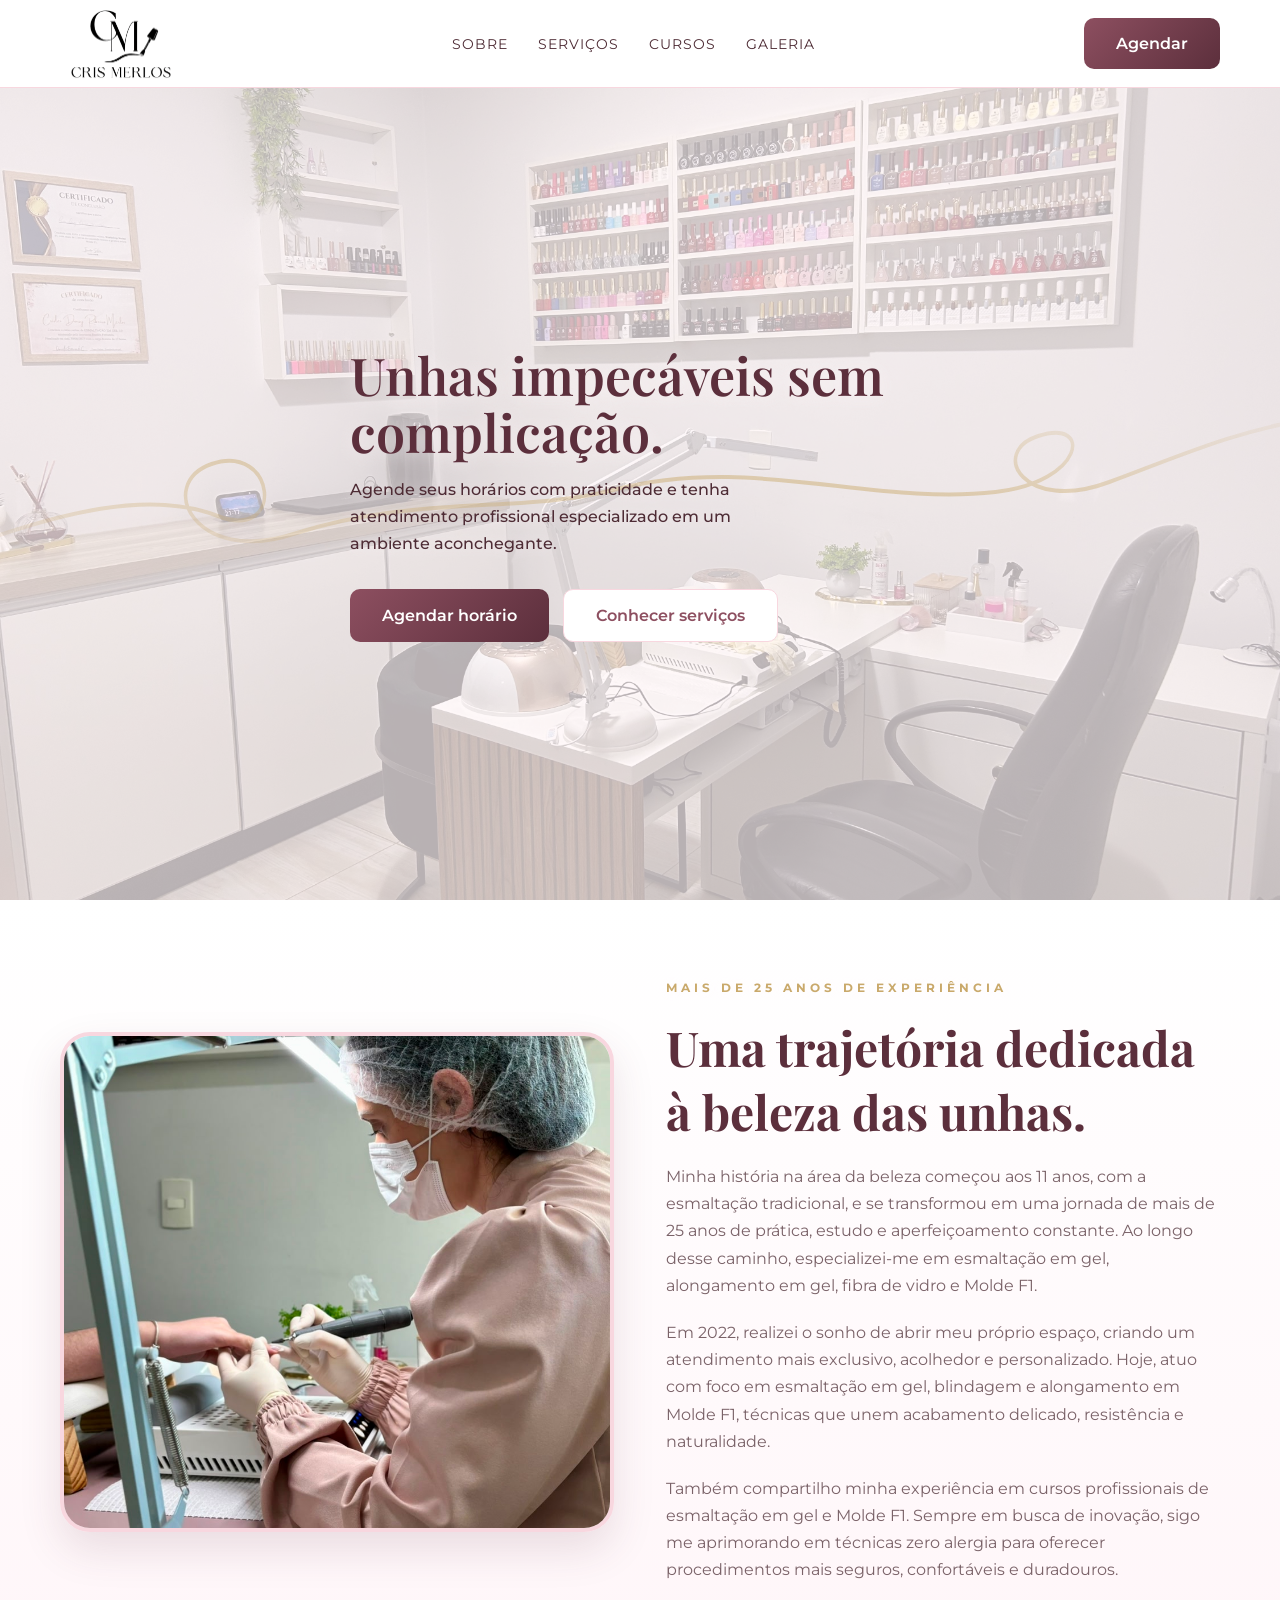
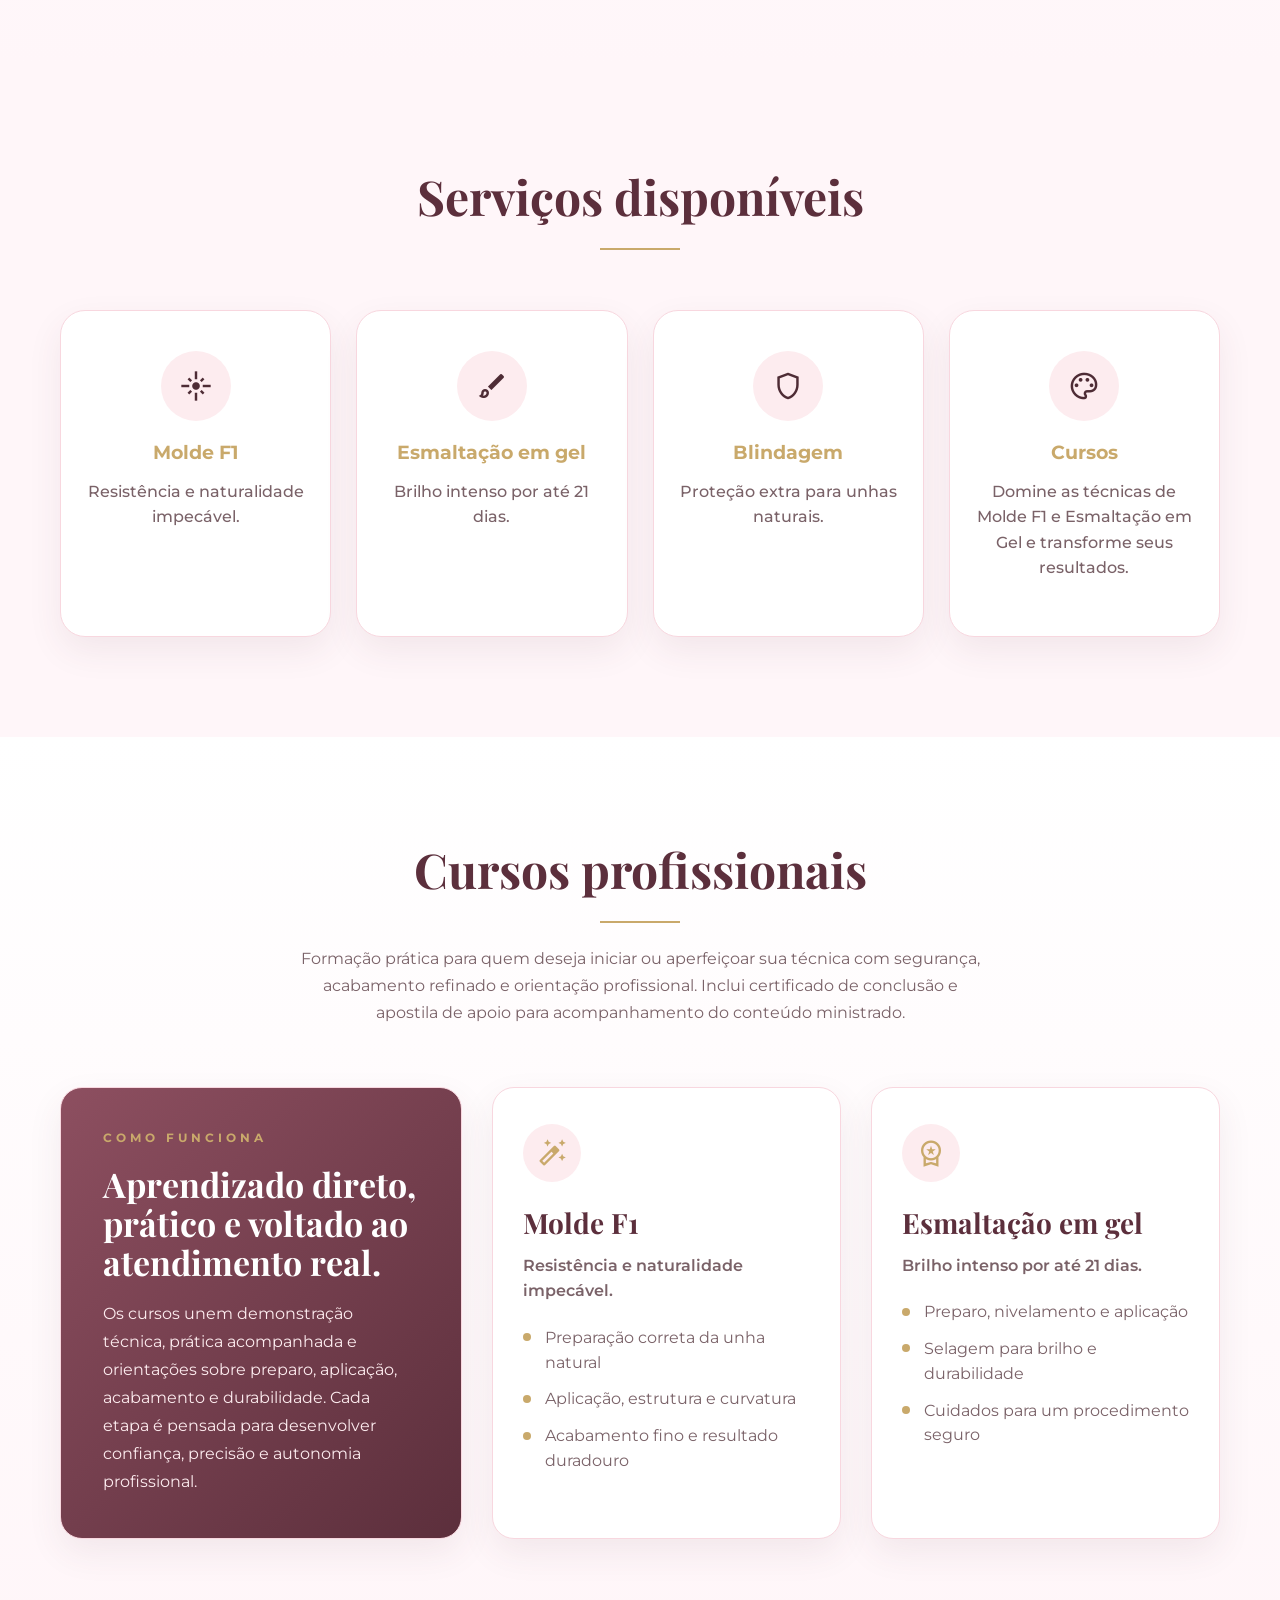
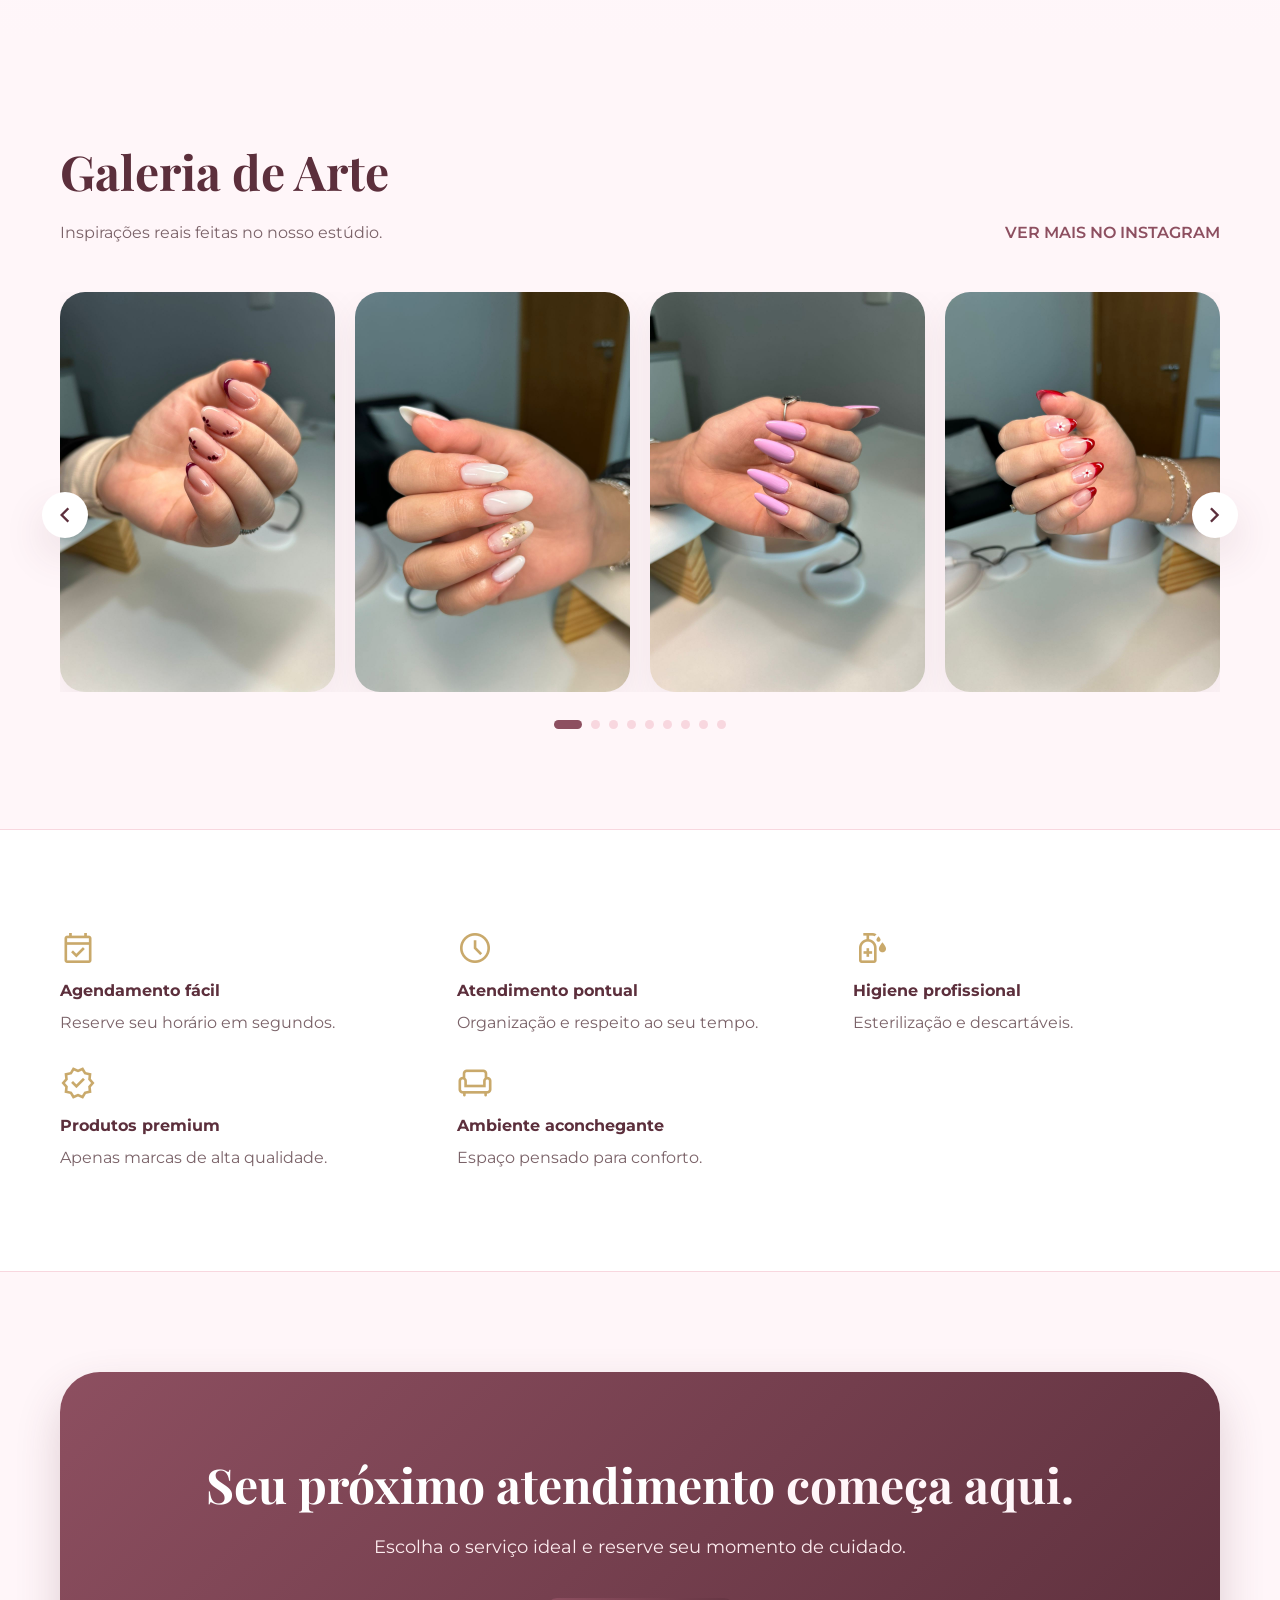
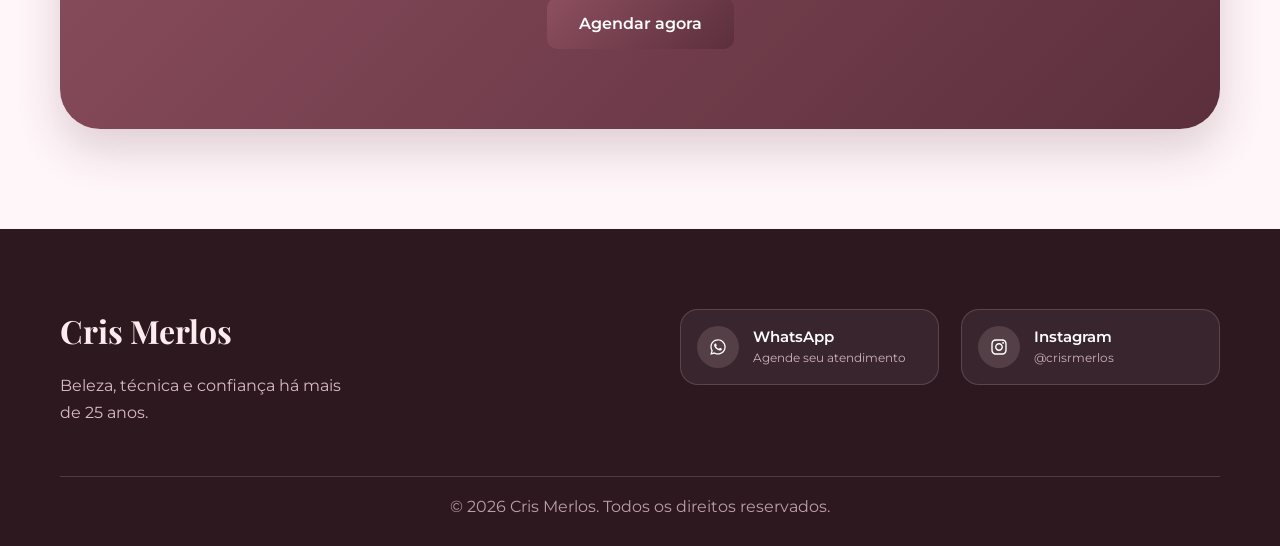
<file: index.html>
<!DOCTYPE html>
<html lang="pt-BR">

<head>
    <meta charset="UTF-8">
    <meta name="viewport" content="width=device-width, initial-scale=1.0">
    <title>Cris Merlos - Nail Designer</title>
    <link rel="icon" type="image/png" sizes="512x512" href="imagens/favicon-512.png">
    <link rel="apple-touch-icon" sizes="180x180" href="imagens/apple-touch-icon.png">

    <link rel="stylesheet" href="style.css">

    <link
        href="https://fonts.googleapis.com/css2?family=Playfair+Display:wght@500;600;700&family=Montserrat:wght@400;500;600&display=swap"
        rel="stylesheet">

    <link href="https://fonts.googleapis.com/css2?family=Material+Symbols+Outlined" rel="stylesheet">
</head>

<body>

    <header class="cabecalho">
        <div class="container cabecalho-conteudo">

            <div class="logo">
                <img src="imagens/logo-cris-merlos.png" alt="Cris Merlos Nail Designer">
            </div>

            <nav class="menu">
                <a href="#sobre">Sobre</a>
                <a href="#servicos">Serviços</a>
                <a href="#cursos">Cursos</a>
                <a href="#galeria">Galeria</a>
            </nav>

            <button class="menu-toggle" type="button" aria-label="Abrir menu" aria-expanded="false">
                <span class="material-symbols-outlined">menu</span>
            </button>

            <a href="https://wa.me/5544988468608?text=Olá%2C%20gostaria%20de%20agendar%20um%20horário%20para%20fazer%20as%20unhas.%20Poderia%20me%20informar%20os%20horários%20disponíveis%3F" target="_blank" class="botao botao-primario">
                Agendar
            </a>

        </div>
    </header>

    <main>

        <section class="hero">
            <img class="hero-imagem" src="imagens/hero.jpg" alt="Imagem principal">

            <svg class="hero-traco" viewBox="0 0 1440 260" preserveAspectRatio="none" aria-hidden="true" focusable="false">
                <defs>
                    <linearGradient id="hero-traco-gradiente" x1="0%" y1="100%" x2="100%" y2="0%">
                        <stop offset="0%" stop-color="var(--cor-terciaria)" stop-opacity="0" />
                        <stop offset="18%" stop-color="var(--cor-terciaria)" stop-opacity="0.45" />
                        <stop offset="55%" stop-color="var(--cor-terciaria)" stop-opacity="0.85" />
                        <stop offset="100%" stop-color="var(--cor-terciaria)" stop-opacity="0.12" />
                    </linearGradient>
                </defs>
                <path class="hero-traco-linha" pathLength="1" d="M-60 190 C 70 146, 170 126, 245 152 C 322 178, 310 78, 238 100 C 174 120, 220 202, 330 170 C 470 130, 585 150, 690 126 C 845 90, 980 142, 1120 128 C 1220 118, 1230 54, 1168 72 C 1112 88, 1152 150, 1248 118 C 1322 94, 1390 66, 1480 54" />
            </svg>

            <div class="container hero-conteudo">

                <h1 class="hero-titulo">
                    Unhas impecáveis sem <span>complicação. </span>
                </h1>

                <p class="hero-descricao">
                    Agende seus horários com praticidade e tenha atendimento profissional especializado em um ambiente
                    aconchegante.
                </p>

                <div class="hero-botoes">
                    <a href="https://wa.me/5544988468608?text=Olá%2C%20gostaria%20de%20agendar%20um%20horário%20para%20fazer%20as%20unhas.%20Poderia%20me%20informar%20os%20horários%20disponíveis%3F" target="_blank" class="botao botao-primario">
                        Agendar horário
                    </a>

                    <a href="#servicos" class="botao botao-secundario">
                        Conhecer serviços
                    </a>
                </div>

            </div>
        </section>

        <section class="secao secao-sobre" id="sobre">
            <div class="container grid-sobre">

                <div class="sobre-imagem">
                    <img src="imagens/sobre.jpg" alt="Imagem sobre">
                </div>

                <div class="sobre-texto">
                    <span class="subtitulo">
                        MAIS DE 25 ANOS DE EXPERIÊNCIA
                    </span>

                    <h2>
                        Uma trajetória dedicada à beleza das unhas.
                    </h2>

                    <p>
                        Minha história na área da beleza começou aos 11 anos, com a esmaltação tradicional, e se
                        transformou em uma jornada de mais de 25 anos de prática, estudo e aperfeiçoamento constante.
                        Ao longo desse caminho, especializei-me em esmaltação em gel, alongamento em gel, fibra de
                        vidro e Molde F1.
                    </p>

                    <p>
                        Em 2022, realizei o sonho de abrir meu próprio espaço, criando um atendimento mais exclusivo,
                        acolhedor e personalizado. Hoje, atuo com foco em esmaltação em gel, blindagem e alongamento em
                        Molde F1, técnicas que unem acabamento delicado, resistência e naturalidade.
                    </p>

                    <p>
                        Também compartilho minha experiência em cursos profissionais de esmaltação em gel e Molde F1.
                        Sempre em busca de inovação, sigo me aprimorando em técnicas zero alergia para oferecer
                        procedimentos mais seguros, confortáveis e duradouros.
                    </p>
                </div>

            </div>
        </section>

        <section class="secao" id="servicos">
            <div class="container">

                <div class="titulo-secao">
                    <h2>Serviços <span>disponíveis</span></h2>
                    <div class="linha"></div>
                </div>

                <div class="grid-servicos">

                    <div class="card-servico">
                        <div class="icone-servico">
                            <span class="material-symbols-outlined">flare</span>
                        </div>

                        <h3>Molde F1</h3>
                        <p>Resistência e naturalidade impecável.</p>
                    </div>

                    <div class="card-servico">
                        <div class="icone-servico">
                            <span class="material-symbols-outlined">brush</span>
                        </div>

                        <h3>Esmaltação em gel</h3>
                        <p>Brilho intenso por até 21 dias.</p>

                    </div>

                    
                        <div class="card-servico">
                            <div class="icone-servico">
                                <span class="material-symbols-outlined">shield</span>
                            </div>
                            
                            <h3>Blindagem</h3>
                            <p>Proteção extra para unhas naturais.</p>
                        </div>

                        <div class="card-servico">
                            <div class="icone-servico">
                                <span class="material-symbols-outlined">palette</span>
                            </div>
    
                            <h3>Cursos</h3>
                            <p>Domine as técnicas de Molde F1 e Esmaltação em Gel e transforme seus resultados.</p>
    
                        </div>
                        
                </div>
            </div>
        </section>

        <section class="secao secao-cursos" id="cursos">
            <div class="container">

                <div class="titulo-secao">
                    <h2>Cursos <span>profissionais</span></h2>
                    <div class="linha"></div>
                    <p class="descricao-secao">
                        Formação prática para quem deseja iniciar ou aperfeiçoar sua técnica com segurança, acabamento refinado e orientação profissional. Inclui certificado de conclusão e apostila de apoio para acompanhamento do conteúdo ministrado.

                    </p>
                </div>

                <div class="grid-cursos">

                    <div class="curso-intro">
                        <span class="subtitulo">COMO FUNCIONA</span>
                        <h3>Aprendizado direto, prático e voltado ao atendimento real.</h3>
                        <p>
                            Os cursos unem demonstração técnica, prática acompanhada e orientações sobre preparo,
                            aplicação, acabamento e durabilidade. Cada etapa é pensada para desenvolver confiança,
                            precisão e autonomia profissional.
                        </p>
                    </div>

                    <div class="curso-card">
                        <div class="curso-icone">
                            <span class="material-symbols-outlined">auto_fix_high</span>
                        </div>
                        <h3>Molde F1</h3>
                        <p>Resistência e naturalidade impecável.</p>
                        <ul>
                            <li>Preparação correta da unha natural</li>
                            <li>Aplicação, estrutura e curvatura</li>
                            <li>Acabamento fino e resultado duradouro</li>
                        </ul>
                    </div>

                    <div class="curso-card">
                        <div class="curso-icone">
                            <span class="material-symbols-outlined">workspace_premium</span>
                        </div>
                        <h3>Esmaltação em gel</h3>
                        <p>Brilho intenso por até 21 dias.</p>
                        <ul>
                            <li>Preparo, nivelamento e aplicação</li>
                            <li>Selagem para brilho e durabilidade</li>
                            <li>Cuidados para um procedimento seguro</li>
                        </ul>
                    </div>

                </div>
            </div>
        </section>

        <section class="secao" id="galeria">
            <div class="container">

                <div class="topo-galeria">
                    <div>
                        <h2>Galeria de <span>Arte</span></h2>
                        <p>Inspirações reais feitas no nosso estúdio.</p>
                    </div>

                    <a href="https://www.instagram.com/crisrmerlos/" target="_blank" class="botao-link">
                        VER MAIS NO INSTAGRAM
                    </a>
                </div>

                <div class="carrossel-galeria" aria-label="Galeria de trabalhos">
                    <button class="carrossel-botao carrossel-anterior" type="button" aria-label="Imagem anterior">
                        <span class="material-symbols-outlined">chevron_left</span>
                    </button>

                    <div class="carrossel-viewport">
                        <div class="carrossel-trilho">
                            <div class="carrossel-slide">
                                <img src="imagens/galeria1.jpg" alt="Trabalho de nail design 1">
                            </div>
                            <div class="carrossel-slide">
                                <img src="imagens/galeria2.jpg" alt="Trabalho de nail design 2">
                            </div>
                            <div class="carrossel-slide">
                                <img src="imagens/galeria3.jpg" alt="Trabalho de nail design 3">
                            </div>
                            <div class="carrossel-slide">
                                <img src="imagens/galeria4.jpg" alt="Trabalho de nail design 4">
                            </div>
                            <div class="carrossel-slide">
                                <img src="imagens/galeria5.jpeg" alt="Trabalho de nail design 5">
                            </div>
                            <div class="carrossel-slide">
                                <img src="imagens/galeria6.jpeg" alt="Trabalho de nail design 6">
                            </div>
                            <div class="carrossel-slide">
                                <img src="imagens/galeria7.jpeg" alt="Trabalho de nail design 7">
                            </div>
                            <div class="carrossel-slide">
                                <img src="imagens/galeria8.jpeg" alt="Trabalho de nail design 8">
                            </div>
                            <div class="carrossel-slide">
                                <img src="imagens/galeria9.jpeg" alt="Trabalho de nail design 9">
                            </div>
                            <div class="carrossel-slide">
                                <img src="imagens/galeria10.jpeg" alt="Trabalho de nail design 10">
                            </div>
                            <div class="carrossel-slide">
                                <img src="imagens/galeria11.jpeg" alt="Trabalho de nail design 11">
                            </div>
                            <div class="carrossel-slide">
                                <img src="imagens/galeria12.jpeg" alt="Trabalho de nail design 12">
                            </div>
                        </div>
                    </div>

                    <button class="carrossel-botao carrossel-proximo" type="button" aria-label="Próxima imagem">
                        <span class="material-symbols-outlined">chevron_right</span>
                    </button>

                    <div class="carrossel-indicadores" aria-label="Selecionar imagem da galeria"></div>
                </div>

            </div>
        </section>

        <section class="secao secao-beneficios">
            <div class="container">

                <div class="grid-beneficios">

                    <div class="beneficio">
                        <span class="material-symbols-outlined">event_available</span>
                        <h4>Agendamento fácil</h4>
                        <p>Reserve seu horário em segundos.</p>
                    </div>

                    <div class="beneficio">
                        <span class="material-symbols-outlined">schedule</span>
                        <h4>Atendimento pontual</h4>
                        <p>Organização e respeito ao seu tempo.</p>
                    </div>

                    <div class="beneficio">
                        <span class="material-symbols-outlined">sanitizer</span>
                        <h4>Higiene profissional</h4>
                        <p>Esterilização e descartáveis.</p>
                    </div>

                    <div class="beneficio">
                        <span class="material-symbols-outlined">verified</span>
                        <h4>Produtos premium</h4>
                        <p>Apenas marcas de alta qualidade.</p>
                    </div>

                    <div class="beneficio">
                        <span class="material-symbols-outlined">chair</span>
                        <h4>Ambiente aconchegante</h4>
                        <p>Espaço pensado para conforto.</p>
                    </div>

                </div>
            </div>
        </section>

        <section class="secao">
            <div class="container">

                <div class="cta">
                    <h2>
                        Seu próximo atendimento <span>começa aqui.</span>
                    </h2>

                    <p>
                        Escolha o serviço ideal e reserve seu momento de cuidado.
                    </p>

                    <a href="https://wa.me/5544988468608?text=Olá%2C%20gostaria%20de%20agendar%20um%20horário%20para%20fazer%20as%20unhas.%20Poderia%20me%20informar%20os%20horários%20disponíveis%3F" target="_blank" class="botao botao-dark">
                        Agendar agora
                    </a>
                </div>

            </div>
        </section>

    </main>

    <footer class="rodape">
        <div class="container">

            <div class="rodape-topo">

                <div class="rodape-info">
                    <h3>Cris Merlos</h3>
                    <p>Beleza, técnica e confiança há mais de 25 anos.</p>
                </div>

                <div class="rodape-links">

                    <div class="rodape-contato">
                        <!-- <h4>Contato</h4> -->

                        <a class="rodape-link" href="https://wa.me/5544988468608?text=Olá%2C%20gostaria%20de%20agendar%20um%20horário%20para%20fazer%20as%20unhas.%20Poderia%20me%20informar%20os%20horários%20disponíveis%3F" target="_blank" aria-label="Agendar pelo WhatsApp">
                            <span class="rodape-icone" aria-hidden="true">
                                <img src="imagens/whatsapp-brands-solid-full.svg" alt="">
                            </span>
                            <span>
                                <strong>WhatsApp</strong>
                                <small>Agende seu atendimento</small>
                            </span>
                        </a>
                    </div>

                    <div class="rodape-social">
                        <!-- <h4>Redes sociais</h4> -->

                        <a class="rodape-link" href="https://www.instagram.com/crisrmerlos/" target="_blank" aria-label="Abrir Instagram da Cris Merlos">
                            <span class="rodape-icone" aria-hidden="true">
                                <img src="imagens/instagram-brands-solid-full.svg" alt="">
                            </span>
                            <span>
                                <strong>Instagram</strong>
                                <small>@crisrmerlos</small>
                            </span>
                        </a>
                    </div>

                </div>
            </div>

            <div class="rodape-bottom">
                <p>© 2026 Cris Merlos. Todos os direitos reservados.</p>
            </div>

        </div>
    </footer>

    <script src="script.js"></script>

</body>

</html>
</file>
<file: style.css>
:root {
    /* CORES BASE */
    --cor-fundo: #fff6f9;
    --cor-fundo-suave: #ffffff;
    --cor-fundo-card: #ffffff;
    --cor-fundo-header: rgba(255, 255, 255, 0.92);
    --cor-fundo-footer: #2d1820;

    /* CORES PRINCIPAIS */
    --cor-principal: #8d4f60;
    --cor-principal-escura: #5c2f3c;
    --cor-principal-hover: #733d4c;

    /* CORES SECUNDÁRIAS */
    --cor-secundaria: #f8d7df;
    --cor-secundaria-clara: #fdecef;
    --cor-secundaria-suave: #fff8fa;

    /* COR TERCIÁRIA / DESTAQUE */
    --cor-terciaria: #c9a96b;
    --cor-terciaria-hover: #b99758;

    /* TEXTOS */
    --cor-texto-principal: #4e2c35;
    --cor-texto-secundario: #7a6268;
    --cor-texto-claro: #ffffff;
    --cor-texto-footer: #f8d7df;

    /* BORDAS */
    --cor-borda: #f8d7df;
    --cor-borda-destaque: #c9a96b;

    /* SOMBRAS */
    --sombra-card: 0 14px 35px rgba(92, 47, 60, 0.08);
    --sombra-card-hover: 0 18px 42px rgba(92, 47, 60, 0.13);
    --sombra-destaque: 0 20px 45px rgba(92, 47, 60, 0.2);
    --sombra-botao: 0 10px 24px rgba(92, 47, 60, 0.25);

    /* GRADIENTES */
    --gradiente-principal: linear-gradient(
        135deg,
        var(--cor-principal),
        var(--cor-principal-escura)
    );

    --gradiente-hero: linear-gradient(
        90deg,
        rgba(255, 248, 250, 0.98),
        rgba(255, 248, 250, 0.72)
    );

    --gradiente-secao-suave: linear-gradient(
        180deg,
        var(--cor-fundo-suave),
        var(--cor-fundo)
    );
}

* {
    margin: 0;
    padding: 0;
    box-sizing: border-box;
}

body {
    font-family: "Montserrat", sans-serif;
    background-color: var(--cor-fundo);
    color: var(--cor-texto-principal);
    overflow-x: hidden;
}

img {
    width: 100%;
    display: block;
}

a {
    text-decoration: none;
}

button {
    border: none;
    cursor: pointer;
    font-family: inherit;
}

.container {
    width: 100%;
    max-width: 1200px;
    margin: 0 auto;
    padding: 0 20px;
}

.secao {
    padding: 100px 0;
}

/* HEADER */

.cabecalho {
    width: 100%;
    height: 88px;
    background-color: var(--cor-fundo-header);
    border-bottom: 1px solid var(--cor-borda);
    -webkit-backdrop-filter: blur(10px);
    backdrop-filter: blur(10px);
    position: fixed;
    top: 0;
    left: 0;
    z-index: 1000;
}

.cabecalho-conteudo {
    height: 100%;
    display: flex;
    align-items: center;
    justify-content: space-between;
}

.logo {
    width: 122px;
    height: 76px;
    display: flex;
    align-items: center;
}

.logo img {
    width: 100%;
    height: 100%;
    object-fit: contain;
}

.menu {
    display: flex;
    gap: 30px;
}

.menu a {
    color: var(--cor-texto-principal);
    font-size: 14px;
    text-transform: uppercase;
    letter-spacing: 1px;
    transition: 0.3s;
}

.menu a:hover {
    color: var(--cor-principal-hover);
}

.menu-toggle {
    display: none;
    width: 44px;
    height: 44px;
    border-radius: 50%;
    background-color: var(--cor-secundaria-clara);
    color: var(--cor-principal-escura);
    align-items: center;
    justify-content: center;
}

.menu-toggle span {
    font-size: 28px;
}

/* HERO */

.hero {
    height: calc(100vh - 88px);
    height: calc(100dvh - 88px);
    min-height: 560px;
    position: relative;
    display: flex;
    align-items: center;
    overflow: hidden;
    margin-top: 88px;
}

.hero-imagem {
    position: absolute;
    width: 100%;
    height: 100%;
    object-fit: cover;
    object-position: center;
    opacity: 0.28;
}

.hero-traco {
    position: absolute;
    left: 0;
    top: 50%;
    z-index: 1;
    width: 100%;
    height: 260px;
    transform: translateY(-50%);
    pointer-events: none;
    opacity: 0.58;
}

.hero-traco path {
    fill: none;
    stroke: url("#hero-traco-gradiente");
    stroke-linecap: round;
    stroke-linejoin: round;
    stroke-dasharray: 1;
    stroke-dashoffset: 1;
}

.hero-traco-linha {
    stroke-width: 4;
    animation: desenhar-traco-hero 5.4s linear 280ms forwards;
}

@keyframes desenhar-traco-hero {
    0% {
        stroke-dashoffset: 1;
    }

    18% {
        stroke-dashoffset: 0.88;
    }

    45% {
        stroke-dashoffset: 0.34;
    }

    72% {
        stroke-dashoffset: 0.18;
    }

    100% {
        stroke-dashoffset: 0;
    }
}

@media (prefers-reduced-motion: reduce) {
    .hero-traco path {
        animation: none;
        stroke-dashoffset: 0;
    }
}

.hero-overlay {
    position: absolute;
    inset: 0;
    background: var(--gradiente-hero);
}

.hero-conteudo {
    position: relative;
    z-index: 2;
    max-width: 580px;
    padding: 60px 0;
    width: 100%;
}

.subtitulo {
    display: block;
    margin-bottom: 20px;
    color: var(--cor-terciaria);
    font-size: 12px;
    font-weight: 700;
    letter-spacing: 4px;
    text-transform: uppercase;
    text-shadow: 0 1px 14px rgba(255, 248, 250, 0.65);
}

.hero h1 {
    font-size: 52px;
    line-height: 1.1;
    font-family: "Cormorant Garamond", "Playfair Display", serif;
    font-weight: 600;
    margin-bottom: 16px;
    color: var(--cor-principal-escura);
    text-shadow: 0 2px 18px rgba(255, 248, 250, 0.7);
}

.hero-titulo,
.hero-descricao {
    opacity: 0;
    transform: translateY(14px);
    filter: blur(2px);
    transition:
        opacity 900ms ease,
        transform 900ms cubic-bezier(0.22, 1, 0.36, 1),
        filter 900ms ease;
}

.hero-titulo.titulo-visivel,
.hero-descricao.descricao-visivel {
    opacity: 1;
    transform: translateY(0);
    filter: blur(0);
}

.hero h1 span {
    color: var(--cor-principal-escura);
}

.hero p {
    font-size: 16px;
    line-height: 1.7;
    margin-bottom: 32px;
    color: var(--cor-texto-principal);
    max-width: 460px;
    font-weight: 500;
    text-shadow: 0 1px 14px rgba(255, 248, 250, 0.65);
}

.hero-botoes {
    display: flex;
    gap: 14px;
    flex-wrap: wrap;
}

/* BOTÕES */

.botao {
    display: inline-flex;
    align-items: center;
    justify-content: center;
    padding: 16px 32px;
    border-radius: 10px;
    font-weight: 600;
    transition: 0.3s;
    text-align: center;
}

.botao-primario,
.botao-dark {
    background: var(--gradiente-principal);
    color: var(--cor-texto-claro);
}

.botao-primario:hover,
.botao-dark:hover {
    transform: translateY(-2px);
    box-shadow: var(--sombra-botao);
}

.botao-secundario {
    background-color: var(--cor-fundo-card);
    border: 1px solid var(--cor-secundaria);
    color: var(--cor-principal);
}

.botao-secundario:hover {
    background-color: var(--cor-secundaria-clara);
}

.botao-link {
    background: transparent;
    color: var(--cor-principal);
    font-weight: 600;
}

.botao-link:hover {
    color: var(--cor-terciaria);
}

/* TÍTULOS */

.titulo-secao {
    text-align: center;
    margin-bottom: 60px;
}

.titulo-secao h2,
.topo-galeria h2,
.sobre-texto h2,
.cta h2 {
    font-size: 48px;
    font-family: "Playfair Display", serif;
    margin-bottom: 20px;
    color: var(--cor-principal-escura);
}

.sobre-texto h2 span,
.cta h2 span {
    color: var(--cor-fundo);
}

.linha {
    width: 80px;
    height: 2px;
    background-color: var(--cor-terciaria);
    margin: 0 auto;
}

.descricao-secao {
    max-width: 680px;
    margin: 22px auto 0;
    color: var(--cor-texto-secundario);
    line-height: 1.7;
}

/* SERVIÇOS */

.grid-servicos {
    display: grid;
    grid-template-columns: repeat(4, minmax(220px, 1fr));
    justify-content: center;
    gap: 25px;
}

.card-servico {
    background-color: var(--cor-fundo-card);
    padding: 40px 25px;
    border-radius: 25px;
    text-align: center;
    box-shadow: var(--sombra-card);
    border: 1px solid var(--cor-borda);
    transition: 0.3s;
}

.card-servico:hover {
    border-color: var(--cor-borda-destaque);
    box-shadow: var(--sombra-card-hover);
    transform: translateY(-6px);
}

.icone-servico {
    width: 70px;
    height: 70px;
    margin: 0 auto 20px;
    border-radius: 50%;
    background-color: var(--cor-secundaria-clara);
    display: flex;
    align-items: center;
    justify-content: center;
}

.icone-servico span {
    font-size: 32px;
    /* color: var(--cor-principal) */
    color: cor;
}

.card-servico h3 {
    margin-bottom: 15px;
    /* color: var(--cor-principal-escura) */
    color: var(--cor-terciaria);
}

.card-servico p {
    margin-bottom: 15px;
    color: var(--cor-texto-secundario);
    line-height: 1.6;
    font-weight: 500;
}

.preco {
    color: var(--cor-terciaria);
    font-weight: 700;
    font-size: 18px;
}

/* SOBRE */

.secao-sobre {
    background: var(--gradiente-secao-suave);
    padding: 80px 0;
}

.grid-sobre {
    display: grid;
    grid-template-columns: 1fr 1fr;
    gap: 52px;
    align-items: center;
}

.sobre-imagem,
.sobre-texto {
    min-height: 0;
}

.sobre-imagem img {
    height: 500px;
    object-fit: cover;
    object-position: center;
    border-radius: 30px;
    border: 4px solid var(--cor-borda);
    box-shadow: var(--sombra-card-hover);
}

.sobre-texto p {
    margin-bottom: 20px;
    line-height: 1.7;
    color: var(--cor-texto-secundario);
}

.sobre-texto p:last-child {
    margin-bottom: 0;
}

.estatisticas {
    display: flex;
    gap: 50px;
    margin-top: 40px;
}

.estatistica strong {
    display: block;
    font-size: 36px;
    color: var(--cor-terciaria);
    font-family: "Playfair Display", serif;
}

.estatistica span {
    color: var(--cor-texto-secundario);
    font-size: 14px;
}

/* GALERIA */

.topo-galeria {
    display: flex;
    justify-content: space-between;
    align-items: end;
    margin-bottom: 50px;
}

.topo-galeria p {
    color: var(--cor-texto-secundario);
}

.carrossel-galeria {
    position: relative;
    --slides-visiveis: 4;
    --gap-carrossel: 20px;
}

.carrossel-viewport {
    overflow: hidden;
}

.carrossel-trilho {
    display: flex;
    gap: var(--gap-carrossel);
    transition: transform 0.45s ease;
}

.carrossel-slide {
    min-width: calc((100% - (var(--gap-carrossel) * (var(--slides-visiveis) - 1))) / var(--slides-visiveis));
}

.carrossel-slide img {
    height: 400px;
    object-fit: cover;
    border-radius: 25px;
    box-shadow: var(--sombra-card);
}

.carrossel-botao {
    position: absolute;
    top: 200px;
    z-index: 3;
    width: 46px;
    height: 46px;
    border-radius: 50%;
    background-color: var(--cor-fundo-card);
    color: var(--cor-principal-escura);
    box-shadow: var(--sombra-card-hover);
    display: flex;
    align-items: center;
    justify-content: center;
    transition: 0.25s;
}

.carrossel-botao:hover {
    background: var(--gradiente-principal);
    color: var(--cor-texto-claro);
    transform: translateY(-2px);
}

.carrossel-anterior {
    left: -18px;
}

.carrossel-proximo {
    right: -18px;
}

.carrossel-botao span {
    font-size: 30px;
}

.carrossel-indicadores {
    display: flex;
    justify-content: center;
    gap: 9px;
    margin-top: 28px;
}

.carrossel-indicadores button {
    width: 9px;
    height: 9px;
    border-radius: 50%;
    background-color: var(--cor-secundaria);
    transition: 0.25s;
}

.carrossel-indicadores button.ativo {
    width: 28px;
    border-radius: 999px;
    background-color: var(--cor-principal);
}

/* BENEFÍCIOS */

.secao-beneficios {
    background-color: var(--cor-fundo-suave);
    border-top: 1px solid var(--cor-borda);
    border-bottom: 1px solid var(--cor-borda);
}

.grid-beneficios {
    display: grid;
    grid-template-columns: repeat(5, 1fr);
    gap: 30px;
}

.beneficio span {
    font-size: 36px;
    color: var(--cor-terciaria);
    margin-bottom: 15px;
    display: block;
}

.beneficio h4 {
    margin-bottom: 10px;
    color: var(--cor-principal-escura);
}

.beneficio p {
    color: var(--cor-texto-secundario);
    line-height: 1.6;
}

/* CURSOS */

.secao-cursos {
    background: var(--gradiente-secao-suave);
}

.grid-cursos {
    display: grid;
    grid-template-columns: 1.15fr repeat(2, 1fr);
    gap: 30px;
    align-items: stretch;
}

.curso-intro,
.curso-card {
    background-color: var(--cor-fundo-card);
    border: 1px solid var(--cor-borda);
    border-radius: 22px;
    box-shadow: var(--sombra-card);
}

.curso-intro {
    padding: 42px;
    background: var(--gradiente-principal);
    color: var(--cor-texto-claro);
}

.curso-intro .subtitulo {
    color: var(--cor-terciaria);
    text-shadow: none;
}

.curso-intro h3 {
    margin-bottom: 18px;
    font-family: "Playfair Display", serif;
    font-size: 34px;
    line-height: 1.15;
}

.curso-intro p {
    color: var(--cor-secundaria-clara);
    line-height: 1.75;
}

.curso-card {
    padding: 36px 30px;
    transition: 0.3s;
}

.curso-card:hover {
    border-color: var(--cor-borda-destaque);
    box-shadow: var(--sombra-card-hover);
    transform: translateY(-4px);
}

.curso-icone {
    width: 58px;
    height: 58px;
    margin-bottom: 22px;
    border-radius: 50%;
    background-color: var(--cor-secundaria-clara);
    color: var(--cor-terciaria);
    display: flex;
    align-items: center;
    justify-content: center;
}

.curso-icone span {
    font-size: 30px;
}

.curso-card h3 {
    margin-bottom: 12px;
    color: var(--cor-principal-escura);
    font-family: "Playfair Display", serif;
    font-size: 28px;
}

.curso-card p {
    margin-bottom: 22px;
    color: var(--cor-texto-secundario);
    line-height: 1.6;
    font-weight: 600;
}

.curso-card ul {
    display: grid;
    gap: 12px;
    padding: 0;
    list-style: none;
}

.curso-card li {
    position: relative;
    padding-left: 22px;
    color: var(--cor-texto-secundario);
    line-height: 1.55;
}

.curso-card li::before {
    content: "";
    position: absolute;
    left: 0;
    top: 0.72em;
    width: 8px;
    height: 8px;
    border-radius: 50%;
    background-color: var(--cor-terciaria);
    transform: translateY(-50%);
}

/* CTA */

.cta {
    background: var(--gradiente-principal);
    padding: 80px;
    border-radius: 40px;
    text-align: center;
    border: none;
    box-shadow: var(--sombra-destaque);
}

.cta h2 {
    color: var(--cor-texto-claro);
}

.cta p {
    margin-bottom: 40px;
    font-size: 18px;
    color: var(--cor-secundaria-clara);
}

/* FOOTER */

.rodape {
    background-color: var(--cor-fundo-footer);
    padding: 80px 0 30px;
}

.rodape-topo {
    display: flex;
    justify-content: space-between;
    gap: 50px;
    margin-bottom: 50px;
}

.rodape-info {
    max-width: 300px;
}

.rodape-info p {
    color: var(--cor-texto-footer);
    line-height: 1.7;
    opacity: 0.85;
}

.rodape-info h3 {
    font-size: 32px;
    margin-bottom: 20px;
    font-family: "Playfair Display", serif;
    color: var(--cor-secundaria-clara);
}

.rodape-links {
    display: grid;
    grid-template-columns: repeat(2, minmax(220px, 1fr));
    gap: 22px;
    min-width: min(100%, 540px);
}

.rodape-links div {
    display: flex;
    flex-direction: column;
    gap: 10px;
}

.rodape-links h4 {
    margin-bottom: 10px;
    color: var(--cor-texto-claro);
}

.rodape-links a,
.rodape-links span {
    color: var(--cor-texto-footer);
    transition: 0.3s;
}

.rodape-link {
    display: flex;
    align-items: center;
    gap: 14px;
    min-height: 76px;
    padding: 14px 16px;
    border: 1px solid rgba(248, 215, 223, 0.18);
    border-radius: 18px;
    background-color: rgba(255, 248, 250, 0.06);
}

.rodape-link:hover {
    border-color: rgba(201, 169, 107, 0.55);
    background-color: rgba(255, 248, 250, 0.1);
    transform: translateY(-2px);
}

.rodape-link:hover strong {
    color: var(--cor-terciaria);
}

.rodape-icone {
    flex: 0 0 42px;
    width: 42px;
    height: 42px;
    border-radius: 50%;
    background-color: rgba(248, 215, 223, 0.14);
    color: var(--cor-terciaria);
    display: flex;
    align-items: center;
    justify-content: center;
}

.rodape-icone svg,
.rodape-icone img {
    width: 22px;
    height: 22px;
}

.rodape-icone svg {
    fill: currentColor;
}

.rodape-icone img {
    object-fit: contain;
    filter: brightness(0) invert(1);
}

.rodape-link span:last-child {
    display: grid;
    gap: 4px;
}

.rodape-link strong {
    color: var(--cor-texto-claro);
    font-size: 15px;
    font-weight: 600;
    transition: 0.3s;
}

.rodape-link small {
    color: var(--cor-texto-footer);
    font-size: 12px;
    line-height: 1.4;
    opacity: 0.78;
}

.rodape-bottom {
    border-top: 1px solid rgba(248, 215, 223, 0.25);
    padding-top: 20px;
    text-align: center;
    color: var(--cor-texto-footer);
    opacity: 0.7;
}

/* RESPONSIVO */

@media (max-width: 1280px) {
    .grid-beneficios {
        grid-template-columns: repeat(3, 1fr);
    }
}

@media (max-width: 1024px) {
    .secao {
        padding: 80px 0;
    }

    .grid-servicos,
    .grid-beneficios {
        grid-template-columns: repeat(2, 1fr);
    }

    .grid-cursos,
    .grid-sobre {
        grid-template-columns: 1fr;
    }

    .titulo-secao h2,
    .topo-galeria h2,
    .sobre-texto h2,
    .cta h2 {
        font-size: 40px;
    }

    .topo-galeria,
    .rodape-topo {
        flex-direction: column;
        align-items: flex-start;
    }

    .estatisticas {
        gap: 30px;
    }

    .cta {
        padding: 60px 50px;
    }

    .carrossel-galeria {
        --slides-visiveis: 2;
    }

    .carrossel-slide img {
        height: 340px;
    }

    .carrossel-anterior {
        left: 8px;
    }

    .carrossel-proximo {
        right: 8px;
    }
}

@media (max-width: 768px) {
    .container {
        padding: 0 20px;
    }

    .secao {
        padding: 60px 0;
    }

    .cabecalho {
        height: 76px;
    }

    .cabecalho .botao {
        display: none;
    }

    .logo {
        width: 104px;
        height: 64px;
    }

    .menu {
        position: fixed;
        top: 76px;
        left: 0;
        width: 100%;
        padding: 20px 20px 24px;
        background-color: var(--cor-fundo-header);
        border-bottom: 1px solid var(--cor-borda);
        box-shadow: var(--sombra-card);
        -webkit-backdrop-filter: blur(10px);
        backdrop-filter: blur(10px);
        display: flex;
        flex-direction: column;
        gap: 0;
        opacity: 0;
        transform: translateY(-12px);
        pointer-events: none;
        transition: opacity 0.25s ease, transform 0.25s ease;
    }

    .menu.ativo {
        opacity: 1;
        transform: translateY(0);
        pointer-events: auto;
    }

    .menu a {
        width: 100%;
        padding: 16px 0;
        border-bottom: 1px solid var(--cor-borda);
        font-size: 13px;
    }

    .menu a:last-child {
        border-bottom: none;
    }

    .menu-toggle {
        display: flex;
    }

    .sobre-imagem img {
        height: 360px;
    }

    .hero {
        height: calc(100svh - 76px);
        height: calc(100dvh - 76px);
        min-height: 480px;
        margin-top: 76px;
        padding: 0;
        align-items: center;
    }

    .hero-conteudo {
        padding: 44px 0 48px;
        text-align: center;
        display: flex;
        flex-direction: column;
        align-items: center;
    }

    .hero p {
        max-width: 340px;
    }

    .hero-imagem {
        object-position: 62% center;
    }

    .hero-traco {
        top: 47%;
        height: 220px;
        opacity: 0.46;
    }

    .subtitulo {
        margin-bottom: 10px;
        font-size: 10px;
        letter-spacing: 3px;
    }

    .hero h1 {
        font-size: 34px;
        line-height: 1.1;
        margin-bottom: 14px;
    }

    .hero p {
        font-size: 14px;
        line-height: 1.65;
        margin-bottom: 28px;
    }

    .hero-botoes {
        flex-direction: row;
        justify-content: center;
        gap: 12px;
        width: 100%;
    }

    .hero-botoes .botao {
        flex: 0 1 auto;
        width: auto;
        padding: 12px 22px;
        font-size: 13px;
    }

    .grid-servicos,
    .grid-beneficios,
    .grid-cursos {
        grid-template-columns: 1fr;
        gap: 22px;
    }

    .estatisticas {
        flex-direction: column;
        gap: 18px;
    }

    .rodape-info {
        max-width: 100%;
    }

    .titulo-secao {
        margin-bottom: 36px;
    }

    .titulo-secao h2,
    .topo-galeria h2,
    .sobre-texto h2,
    .cta h2 {
        font-size: 34px;
        line-height: 1.15;
    }

    .grid-sobre {
        gap: 32px;
    }

    .sobre-imagem img {
        height: 420px;
    }

    .sobre-imagem img,
    .carrossel-slide img,
    .card-servico,
    .curso-intro,
    .curso-card {
        border-radius: 18px;
    }

    .card-servico,
    .curso-intro,
    .curso-card {
        padding: 28px 20px;
    }

    .topo-galeria {
        gap: 18px;
        margin-bottom: 30px;
    }

    .botao-link {
        font-size: 13px;
    }

    .carrossel-galeria {
        --slides-visiveis: 1;
        --gap-carrossel: 14px;
    }

    .carrossel-slide img {
        height: 420px;
    }

    .carrossel-botao {
        top: 210px;
        width: 42px;
        height: 42px;
    }

    .carrossel-anterior {
        left: 8px;
    }

    .carrossel-proximo {
        right: 8px;
    }

    .grid-beneficios {
        gap: 16px;
    }

    .beneficio {
        background-color: rgba(255, 248, 250, 0.78);
        border: 1px solid rgba(248, 215, 223, 0.75);
        border-radius: 16px;
        padding: 22px 18px;
        box-shadow: 0 8px 22px rgba(92, 47, 60, 0.06);
    }

    .beneficio span {
        margin-bottom: 10px;
    }

    .cta {
        padding: 46px 26px;
        border-radius: 24px;
    }

    .cta h2 {
        font-size: 36px;
    }

    .rodape {
        padding: 52px 0 28px;
    }

    .rodape-topo {
        gap: 32px;
        margin-bottom: 32px;
    }

    .rodape-links {
        grid-template-columns: 1fr;
        gap: 24px;
        width: 100%;
    }
}

@media (max-width: 480px) {
    .container {
        padding: 0 18px;
    }

    .secao {
        padding: 52px 0;
    }

    .hero-conteudo {
        padding: 32px 0 40px;
    }

    .hero h1 {
        font-size: 50px;
        line-height: 1.1;
        padding-top: 0px;
        padding-left: 12px;
        padding-right: 12px;
        padding-bottom: 15px;
    }

    .hero p {
        font-size: 13px;
        max-width: 280px;
        font-weight: bold;
    }

    .hero-traco {
        top: 46%;
        height: 190px;
        opacity: 0.4;
    }

    .hero-botoes {
        flex-direction: column;
        align-items: center;
        gap: 12px;
    }

    .hero-botoes .botao {
        width: 100%;
        max-width: 260px;
        padding: 13px 20px;
        font-size: 13px;
    }

    .sobre-imagem img {
        height: 300px;
    }

    .grid-servicos {
        grid-template-columns: repeat(2, minmax(0, 1fr));
        gap: 14px;
    }

    .card-servico {
        max-width: none;
        max-height: none;
        padding: 24px 14px;
    }

    .icone-servico {
        margin-top: 0;
        margin-bottom: 14px;
        width: 50px;
        height: 50px;
    }

    .icone-servico span {
        font-size: 22px;
    }

    .preco {
        font-weight: 400;
        font-size: 15px;
    }

    .card-servico h3 {
        font-size: 14px;
    }

    .card-servico p {
        font-size: 12px;
        margin-bottom: 0;
    }

    .beneficio {
        padding: 20px 16px;
    }

    .botao {
        padding: 15px 22px;
    }

    .titulo-secao h2,
    .topo-galeria h2,
    .sobre-texto h2,
    .cta h2 {
        font-size: 28px;
    }

    .carrossel-slide img {
        height: 390px;
    }

    .carrossel-botao {
        top: 195px;
    }

    .cta {
        padding: 36px 20px;
    }

    .cta p {
        font-size: 16px;
    }

    .grid-sobre {
        gap: 28px;
    }

    .estatisticas {
        gap: 16px;
    }

    .topo-galeria {
        margin-bottom: 28px;
    }

    .rodape-topo {
        gap: 28px;
        margin-bottom: 28px;
    }
}

@media (max-width: 360px) {
    .container {
        padding: 0 16px;
    }

    .secao {
        padding: 48px 0;
    }

    .logo {
        width: 90px;
        height: 56px;
    }

    .hero-conteudo {
        padding: 28px 0 36px;
    }

    .hero h1 {
        font-size: 24px;
        padding-left: 6px;
        padding-right: 6px;
    }

    .hero p {
        font-size: 13px;
        max-width: 240px;
    }

    .hero-traco {
        height: 170px;
    }

    .hero-botoes .botao {
        max-width: 220px;
        font-size: 12px;
        padding: 12px 16px;
    }

    .grid-servicos {
        grid-template-columns: 1fr;
        gap: 16px;
    }

    .card-servico {
        padding: 24px 18px;
    }

    .beneficio {
        padding: 18px 15px;
    }

    .titulo-secao h2,
    .topo-galeria h2,
    .sobre-texto h2,
    .cta h2 {
        font-size: 24px;
    }

    .estatistica strong {
        font-size: 28px;
    }

    .cta {
        padding: 32px 18px;
    }

    .rodape-links {
        gap: 20px;
    }
}
</file>
